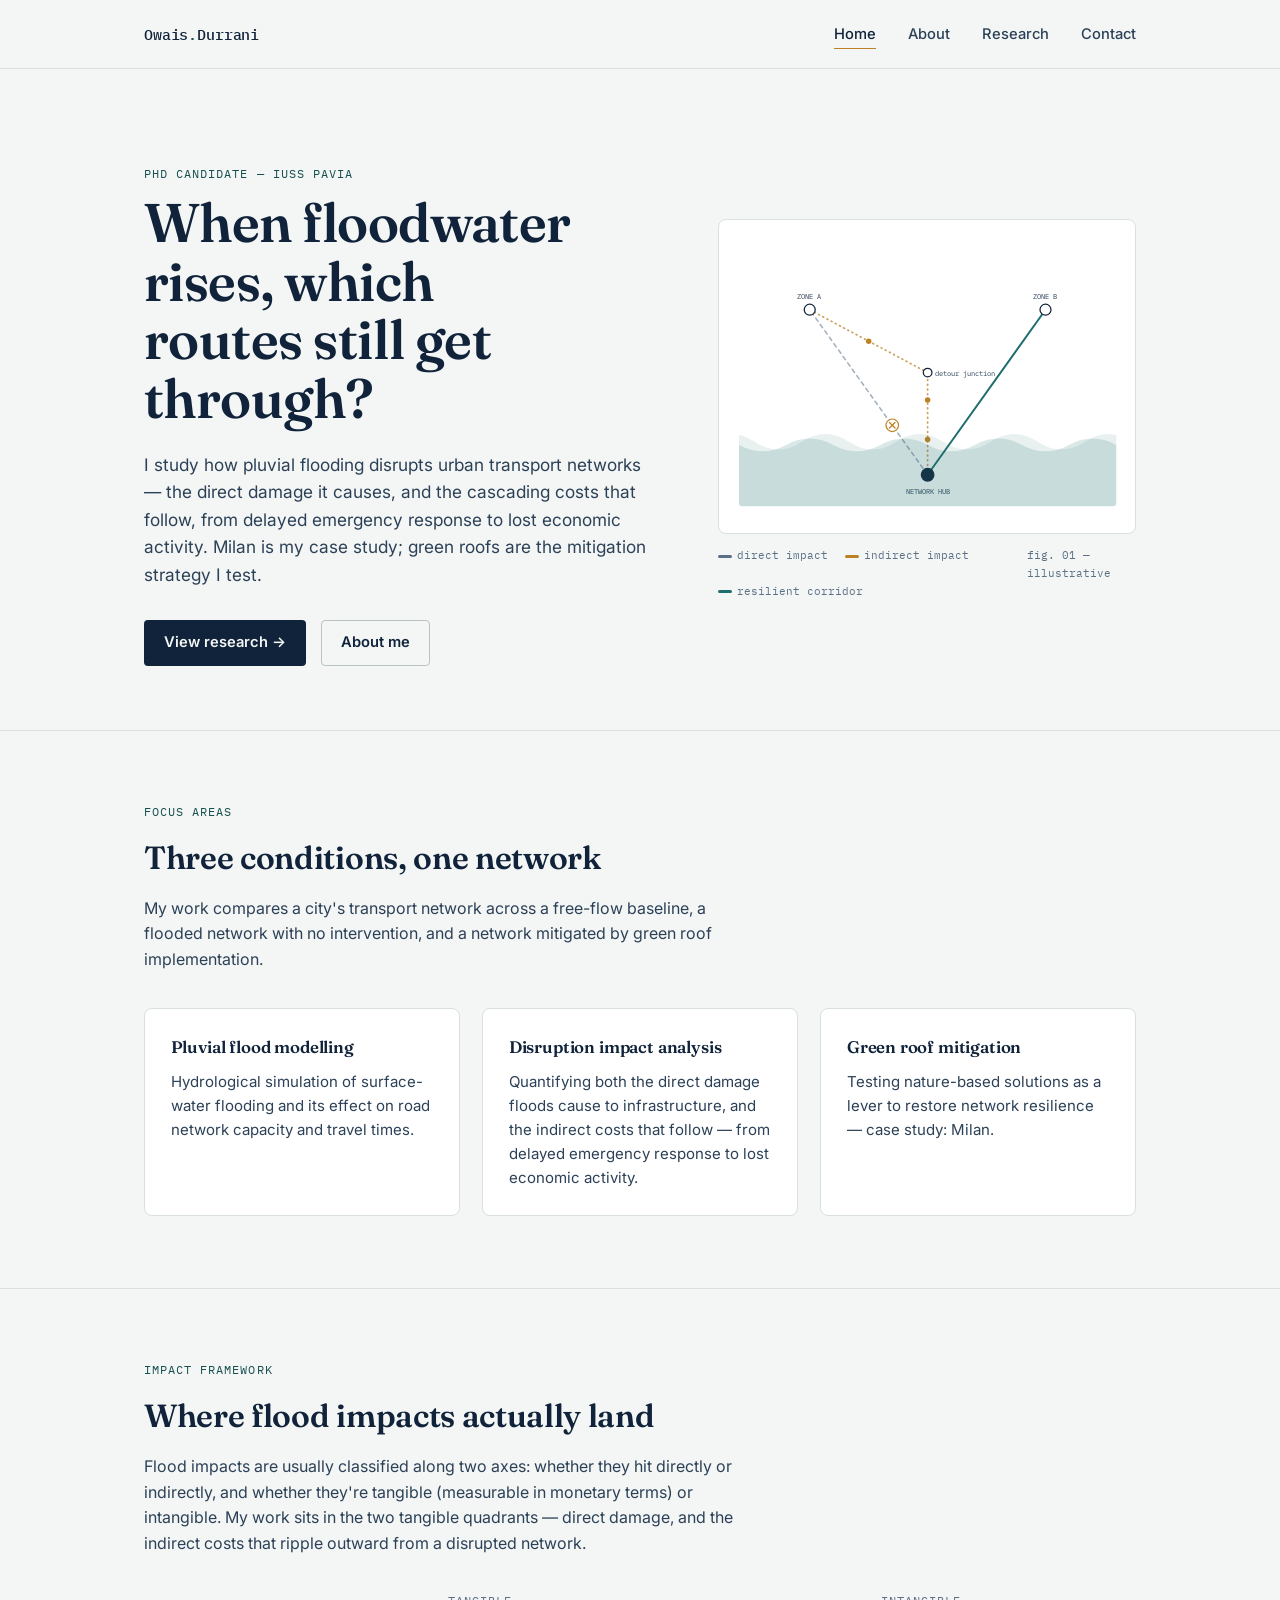
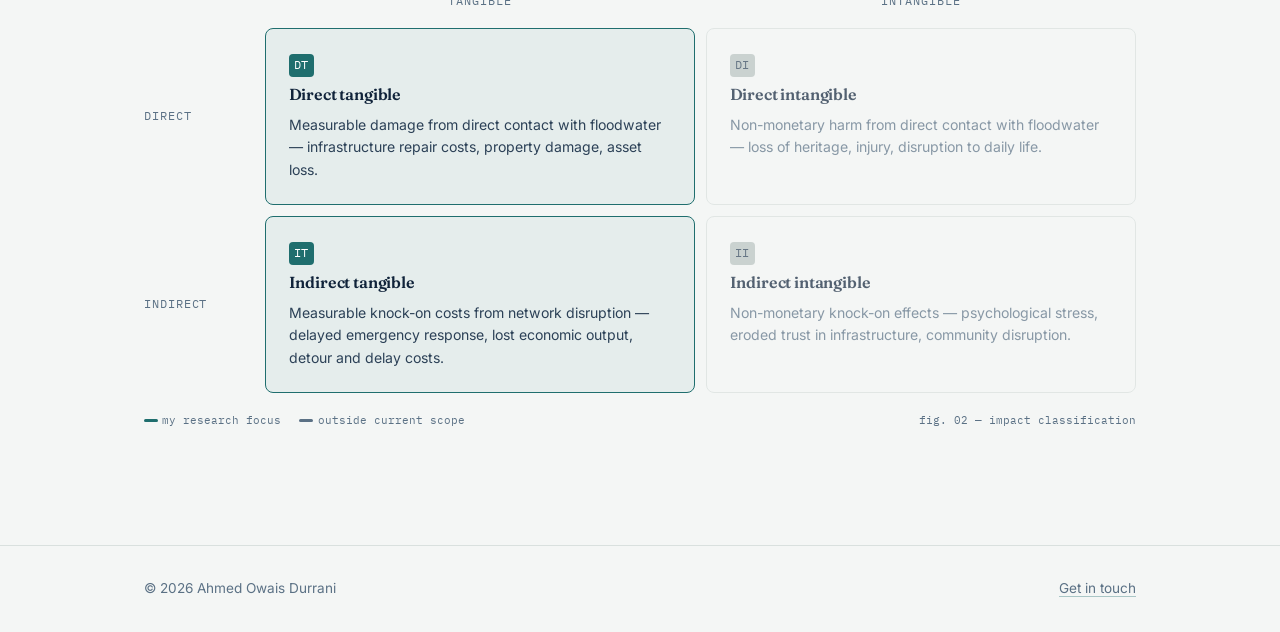
<file: index.html>
<!DOCTYPE html>
<html lang="en">
<head>
<meta charset="UTF-8">
<meta name="viewport" content="width=device-width, initial-scale=1.0">
<title>Ahmed Owais Durrani — Flood-Induced Transport Disruption Research</title>
<meta name="description" content="PhD research on how pluvial flooding disrupts urban transport networks — direct damage, cascading costs, and green roof mitigation — with a case study in Milan.">
<link rel="stylesheet" href="style.css">
</head>
<body>

<header class="site-header">
  <div class="wrap">
    <a href="index.html" class="brand">Owais<span>.</span>Durrani</a>
    <button class="nav-toggle" aria-label="Toggle menu" aria-expanded="false">
      <span></span><span></span><span></span>
    </button>
    <nav class="main-nav">
      <ul>
        <li><a href="index.html" aria-current="page">Home</a></li>
        <li><a href="about.html">About</a></li>
        <li><a href="research.html">Research</a></li>
        <li><a href="contact.html">Contact</a></li>
      </ul>
    </nav>
  </div>
</header>

<main>
  <section class="hero">
    <div class="wrap">
      <div class="hero-copy">
        <span class="eyebrow">PhD Candidate — IUSS Pavia</span>
        <h1>When floodwater rises, which routes still get through?</h1>
        <p class="lede">
          I study how pluvial flooding disrupts urban transport networks — the
          direct damage it causes, and the cascading costs that follow, from
          delayed emergency response to lost economic activity. Milan is my
          case study; green roofs are the mitigation strategy I test.
        </p>
        <div class="hero-actions">
          <a class="btn btn-primary" href="research.html">View research →</a>
          <a class="btn btn-ghost" href="about.html">About me</a>
        </div>
      </div>

      <div class="hero-visual">
        <div class="diagram-frame">
          <svg class="flood-diagram" viewBox="0 0 480 340" role="img" aria-labelledby="fdTitle fdDesc">
            <title id="fdTitle">Diagram of direct and indirect flood impacts on a transport network</title>
            <desc id="fdDesc">A network hub connects to two zones. The direct route floods and closes, causing a direct impact. Traffic reroutes through a detour, which becomes congested — an indirect impact. A separate corridor stays clear, representing what a resilient, mitigated route looks like.</desc>

            <defs>
              <clipPath id="waterClip">
                <rect x="0" y="230" width="480" height="110" rx="4"></rect>
              </clipPath>
            </defs>

            <!-- edges -->
            <path class="fd-edge fd-edge-direct" d="M240,300 L90,90"></path>
            <path class="fd-edge fd-edge-indirect" d="M240,300 L240,170"></path>
            <path class="fd-edge fd-edge-indirect" d="M240,170 L90,90"></path>
            <path class="fd-edge fd-edge-resilient" d="M240,300 L390,90"></path>

            <!-- congestion markers along the indirect detour -->
            <circle class="fd-congestion" style="animation-delay:0s"   cx="240" cy="255" r="3.5"></circle>
            <circle class="fd-congestion" style="animation-delay:0.5s" cx="240" cy="205" r="3.5"></circle>
            <circle class="fd-congestion" style="animation-delay:1s"   cx="165" cy="130" r="3.5"></circle>

            <!-- direct-impact break marker -->
            <g class="fd-break" transform="translate(195,237)">
              <circle r="8" fill="var(--paper-raised)" stroke="var(--amber)" stroke-width="1.5"></circle>
              <line x1="-3.5" y1="-3.5" x2="3.5" y2="3.5" stroke="var(--amber)" stroke-width="1.6" stroke-linecap="round"></line>
              <line x1="3.5" y1="-3.5" x2="-3.5" y2="3.5" stroke="var(--amber)" stroke-width="1.6" stroke-linecap="round"></line>
            </g>

            <!-- nodes -->
            <g class="fd-node" transform="translate(90,90)">
              <circle r="7"></circle>
              <text x="-16" y="-14">ZONE A</text>
            </g>
            <g class="fd-node" transform="translate(390,90)">
              <circle r="7"></circle>
              <text x="-16" y="-14">ZONE B</text>
            </g>
            <g class="fd-node" transform="translate(240,170)">
              <circle r="5.5"></circle>
              <text x="10" y="4">detour junction</text>
            </g>
            <g class="fd-node hub" transform="translate(240,300)">
              <circle r="8"></circle>
              <text x="-27" y="24">NETWORK HUB</text>
            </g>

            <!-- floodwater -->
            <g class="fd-water" clip-path="url(#waterClip)">
              <g class="fd-wave-b" transform="translate(-40,238)">
                <path d="M0,20 Q30,0 60,20 T120,20 T180,20 T240,20 T300,20 T360,20 T420,20 T480,20 T540,20 T600,20 V110 H0 Z"></path>
              </g>
              <g class="fd-wave-a" transform="translate(0,246)">
                <path d="M0,16 Q30,32 60,16 T120,16 T180,16 T240,16 T300,16 T360,16 T420,16 T480,16 T540,16 T600,16 V110 H0 Z"></path>
              </g>
            </g>
          </svg>
        </div>
        <p class="diagram-caption">
          <span class="legend">
            <span class="legend-item"><span class="legend-swatch" style="background:var(--slate)"></span>direct impact</span>
            <span class="legend-item"><span class="legend-swatch" style="background:var(--amber)"></span>indirect impact</span>
            <span class="legend-item"><span class="legend-swatch" style="background:var(--teal)"></span>resilient corridor</span>
          </span>
          <span>fig. 01 — illustrative</span>
        </p>
      </div>
    </div>
  </section>

  <section class="section-divider">
    <div class="wrap">
      <div class="section-head">
        <span class="eyebrow">Focus areas</span>
        <h2>Three conditions, one network</h2>
        <p>My work compares a city's transport network across a free-flow baseline, a flooded network with no intervention, and a network mitigated by green roof implementation.</p>
      </div>
      <div class="card-grid">
        <div class="card">
          <h3>Pluvial flood modelling</h3>
          <p>Hydrological simulation of surface-water flooding and its effect on road network capacity and travel times.</p>
        </div>
        <div class="card">
          <h3>Disruption impact analysis</h3>
          <p>Quantifying both the direct damage floods cause to infrastructure, and the indirect costs that follow — from delayed emergency response to lost economic activity.</p>
        </div>
        <div class="card">
          <h3>Green roof mitigation</h3>
          <p>Testing nature-based solutions as a lever to restore network resilience — case study: Milan.</p>
        </div>
      </div>
    </div>
  </section>

  <section class="section-divider">
    <div class="wrap">
      <div class="section-head">
        <span class="eyebrow">Impact framework</span>
        <h2>Where flood impacts actually land</h2>
        <p>Flood impacts are usually classified along two axes: whether they hit
          directly or indirectly, and whether they're tangible (measurable in
          monetary terms) or intangible. My work sits in the two tangible
          quadrants — direct damage, and the indirect costs that ripple outward
          from a disrupted network.</p>
      </div>

      <div class="impact-matrix">
        <div class="im-corner" aria-hidden="true"></div>
        <div class="im-col-label">Tangible</div>
        <div class="im-col-label">Intangible</div>

        <div class="im-row-label">Direct</div>
        <div class="im-cell im-active">
          <span class="im-tag">DT</span>
          <h3>Direct tangible</h3>
          <p>Measurable damage from direct contact with floodwater — infrastructure repair costs, property damage, asset loss.</p>
        </div>
        <div class="im-cell im-muted">
          <span class="im-tag">DI</span>
          <h3>Direct intangible</h3>
          <p>Non-monetary harm from direct contact with floodwater — loss of heritage, injury, disruption to daily life.</p>
        </div>

        <div class="im-row-label">Indirect</div>
        <div class="im-cell im-active">
          <span class="im-tag">IT</span>
          <h3>Indirect tangible</h3>
          <p>Measurable knock-on costs from network disruption — delayed emergency response, lost economic output, detour and delay costs.</p>
        </div>
        <div class="im-cell im-muted">
          <span class="im-tag">II</span>
          <h3>Indirect intangible</h3>
          <p>Non-monetary knock-on effects — psychological stress, eroded trust in infrastructure, community disruption.</p>
        </div>
      </div>
      <p class="diagram-caption" style="margin-top:1.2rem;">
        <span class="legend">
          <span class="legend-item"><span class="legend-swatch" style="background:var(--teal)"></span>my research focus</span>
          <span class="legend-item"><span class="legend-swatch" style="background:var(--slate)"></span>outside current scope</span>
        </span>
        <span>fig. 02 — impact classification</span>
      </p>
    </div>
  </section>
</main>

<footer class="site-footer">
  <div class="wrap">
    <span>© 2026 Ahmed Owais Durrani</span>
    <span><a href="contact.html">Get in touch</a></span>
  </div>
</footer>

<script src="main.js"></script>
</body>
</html>
</file>
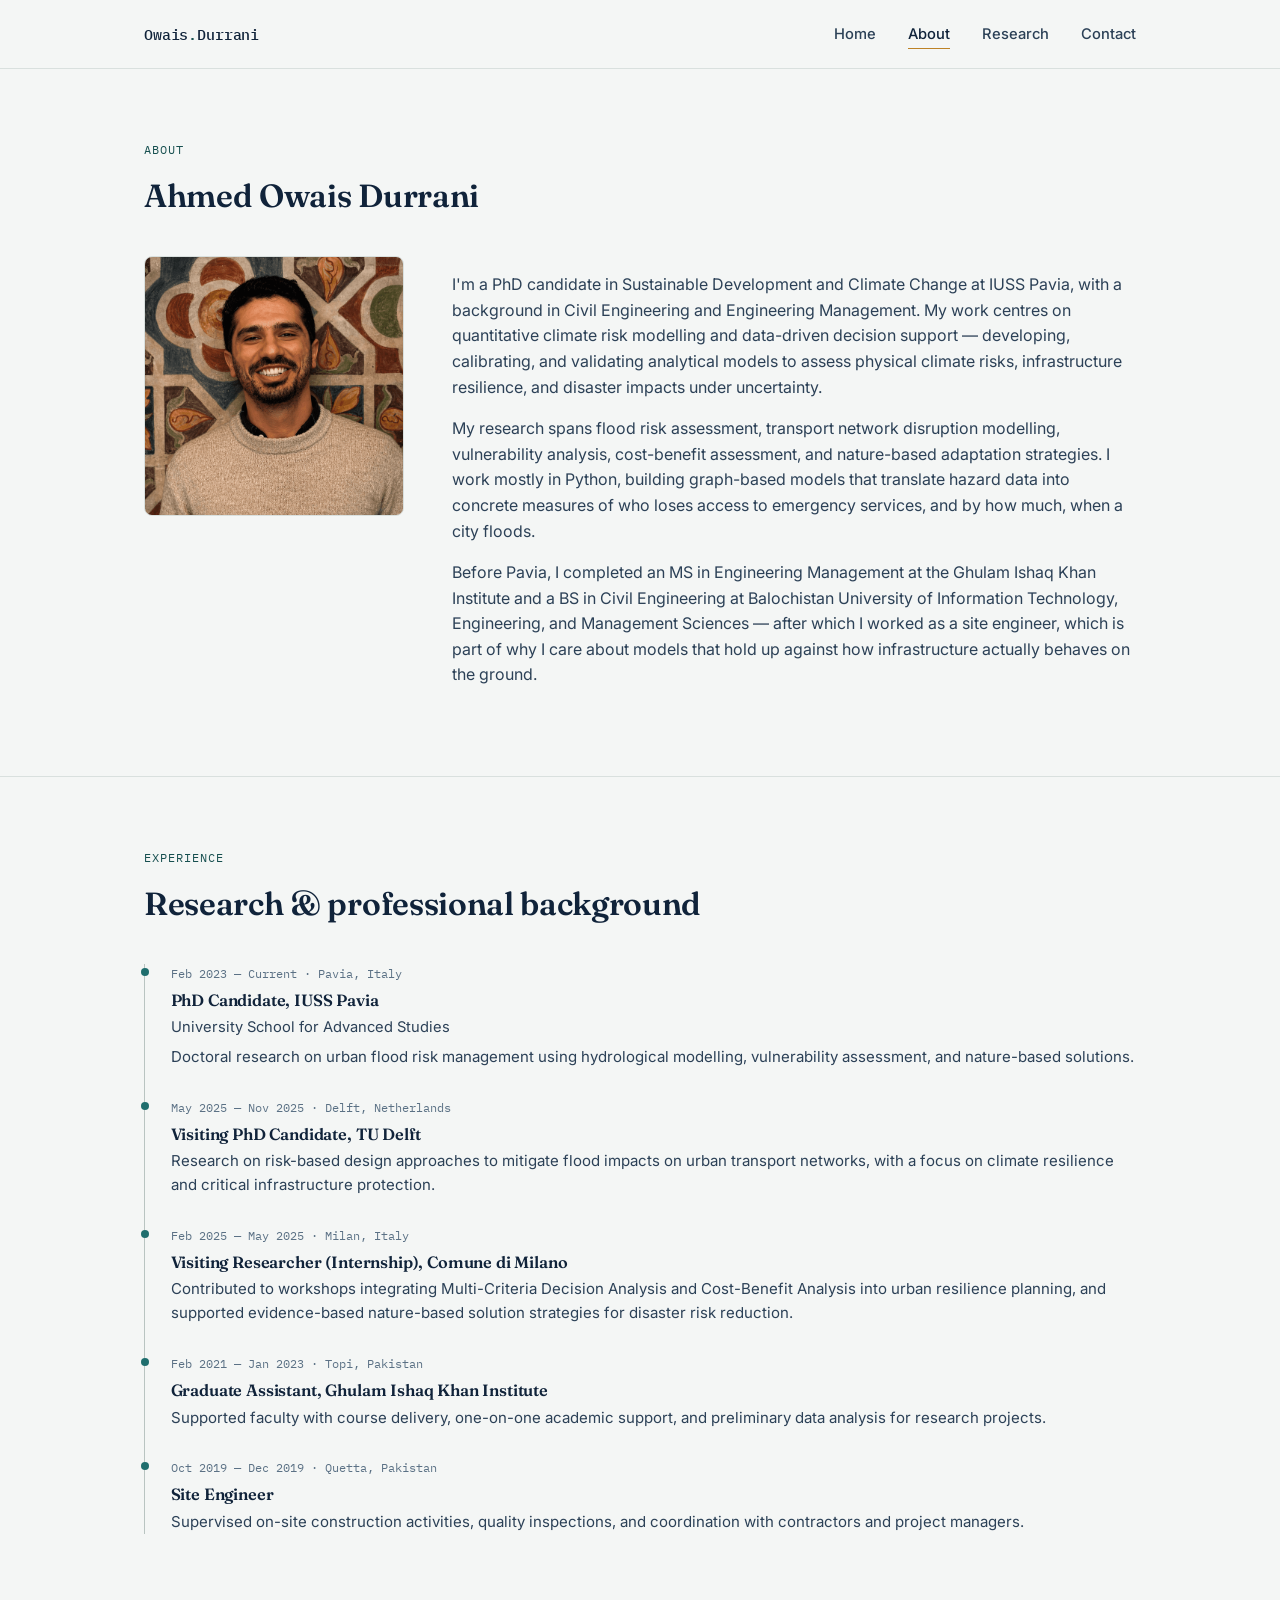
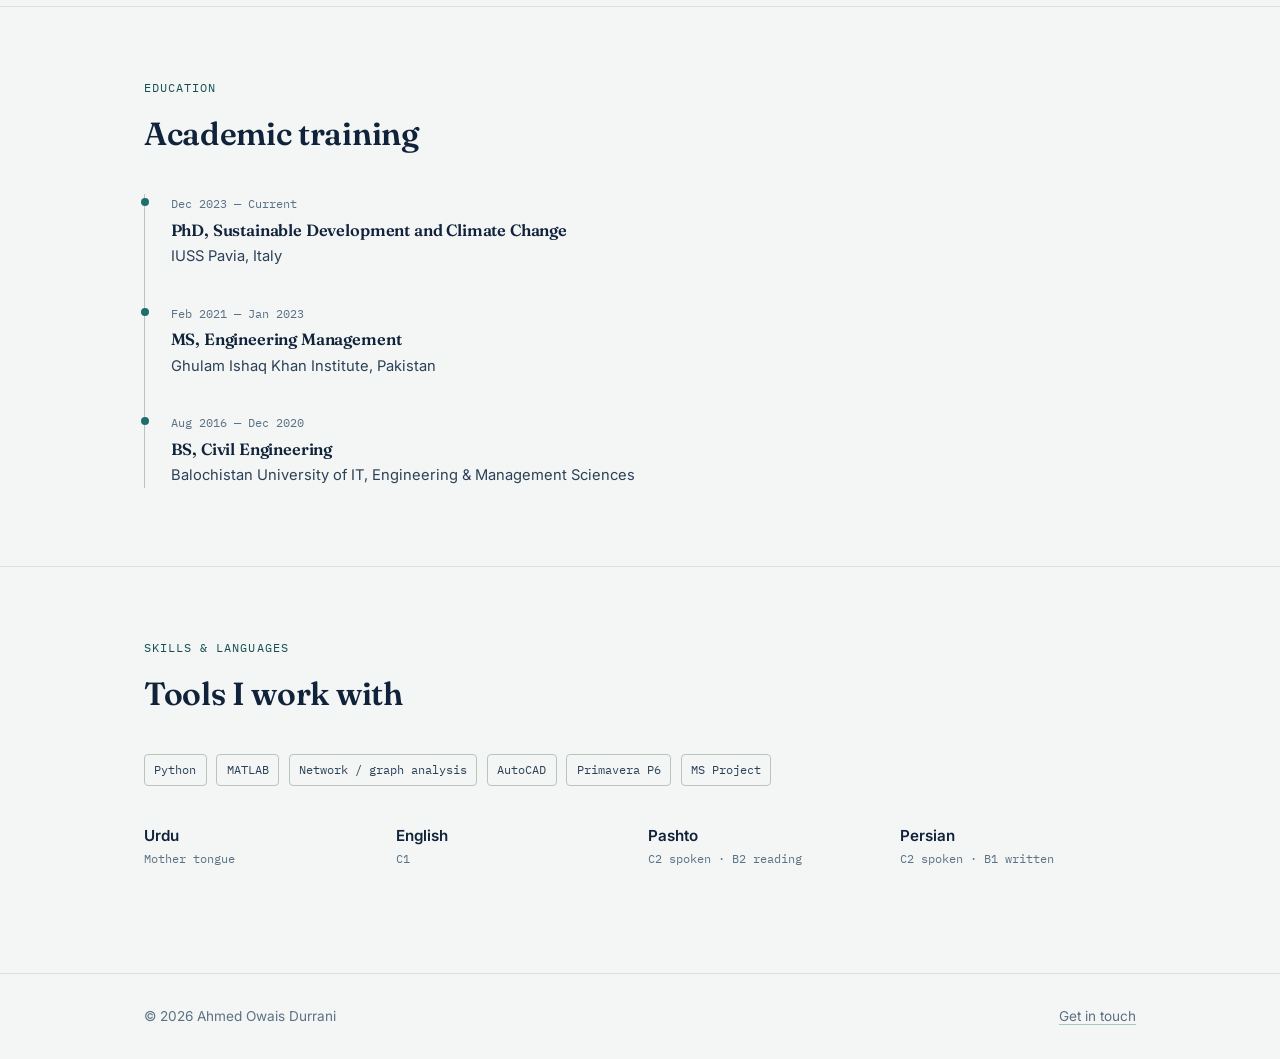
<file: about.html>
<!DOCTYPE html>
<html lang="en">
<head>
<meta charset="UTF-8">
<meta name="viewport" content="width=device-width, initial-scale=1.0">
<title>About — Ahmed Owais Durrani</title>
<meta name="description" content="PhD candidate in Sustainable Development and Climate Change, specializing in flood risk, transport resilience, and disaster impact modelling.">
<link rel="stylesheet" href="style.css">
</head>
<body>

<header class="site-header">
  <div class="wrap">
    <a href="index.html" class="brand">Owais<span>.</span>Durrani</a>
    <button class="nav-toggle" aria-label="Toggle menu" aria-expanded="false">
      <span></span><span></span><span></span>
    </button>
    <nav class="main-nav">
      <ul>
        <li><a href="index.html">Home</a></li>
        <li><a href="about.html" aria-current="page">About</a></li>
        <li><a href="research.html">Research</a></li>
        <li><a href="contact.html">Contact</a></li>
      </ul>
    </nav>
  </div>
</header>

<main>
  <section>
    <div class="wrap">
      <div class="section-head">
        <span class="eyebrow">About</span>
        <h2>Ahmed Owais Durrani</h2>
      </div>
      <div class="about-grid">
        <div>
          <img class="profile-photo" src="profile.jpg" alt="Portrait of Ahmed Owais Durrani">
        </div>
        <div class="bio">
          <p>
            I'm a PhD candidate in Sustainable Development and Climate Change at
            IUSS Pavia, with a background in Civil Engineering and Engineering
            Management. My work centres on quantitative climate risk modelling
            and data-driven decision support — developing, calibrating, and
            validating analytical models to assess physical climate risks,
            infrastructure resilience, and disaster impacts under uncertainty.
          </p>
          <p>
            My research spans flood risk assessment, transport network
            disruption modelling, vulnerability analysis, cost-benefit
            assessment, and nature-based adaptation strategies. I work mostly
            in Python, building graph-based models that translate hazard data
            into concrete measures of who loses access to emergency services,
            and by how much, when a city floods.
          </p>
          <p>
            Before Pavia, I completed an MS in Engineering Management at the
            Ghulam Ishaq Khan Institute and a BS in Civil Engineering at
            Balochistan University of Information Technology, Engineering, and
            Management Sciences — after which I worked as a site engineer,
            which is part of why I care about models that hold up against how
            infrastructure actually behaves on the ground.
          </p>
        </div>
      </div>
    </div>
  </section>

  <section class="section-divider">
    <div class="wrap">
      <div class="section-head">
        <span class="eyebrow">Experience</span>
        <h2>Research & professional background</h2>
      </div>
      <ul class="timeline">
        <li>
          <span class="when">Feb 2023 — Current · Pavia, Italy</span>
          <h3>PhD Candidate, IUSS Pavia</h3>
          <p class="where">University School for Advanced Studies</p>
          <p class="desc">Doctoral research on urban flood risk management using hydrological modelling, vulnerability assessment, and nature-based solutions.</p>
        </li>
        <li>
          <span class="when">May 2025 — Nov 2025 · Delft, Netherlands</span>
          <h3>Visiting PhD Candidate, TU Delft</h3>
          <p class="desc">Research on risk-based design approaches to mitigate flood impacts on urban transport networks, with a focus on climate resilience and critical infrastructure protection.</p>
        </li>
        <li>
          <span class="when">Feb 2025 — May 2025 · Milan, Italy</span>
          <h3>Visiting Researcher (Internship), Comune di Milano</h3>
          <p class="desc">Contributed to workshops integrating Multi-Criteria Decision Analysis and Cost-Benefit Analysis into urban resilience planning, and supported evidence-based nature-based solution strategies for disaster risk reduction.</p>
        </li>
        <li>
          <span class="when">Feb 2021 — Jan 2023 · Topi, Pakistan</span>
          <h3>Graduate Assistant, Ghulam Ishaq Khan Institute</h3>
          <p class="desc">Supported faculty with course delivery, one-on-one academic support, and preliminary data analysis for research projects.</p>
        </li>
        <li>
          <span class="when">Oct 2019 — Dec 2019 · Quetta, Pakistan</span>
          <h3>Site Engineer</h3>
          <p class="desc">Supervised on-site construction activities, quality inspections, and coordination with contractors and project managers.</p>
        </li>
      </ul>
    </div>
  </section>

  <section class="section-divider">
    <div class="wrap">
      <div class="section-head">
        <span class="eyebrow">Education</span>
        <h2>Academic training</h2>
      </div>
      <ul class="timeline">
        <li>
          <span class="when">Dec 2023 — Current</span>
          <h3>PhD, Sustainable Development and Climate Change</h3>
          <p class="where">IUSS Pavia, Italy</p>
        </li>
        <li>
          <span class="when">Feb 2021 — Jan 2023</span>
          <h3>MS, Engineering Management</h3>
          <p class="where">Ghulam Ishaq Khan Institute, Pakistan</p>
        </li>
        <li>
          <span class="when">Aug 2016 — Dec 2020</span>
          <h3>BS, Civil Engineering</h3>
          <p class="where">Balochistan University of IT, Engineering & Management Sciences</p>
        </li>
      </ul>
    </div>
  </section>

  <section class="section-divider">
    <div class="wrap">
      <div class="section-head">
        <span class="eyebrow">Skills & languages</span>
        <h2>Tools I work with</h2>
      </div>
      <div class="tag-row" style="margin-bottom:2.4rem;">
        <span class="tag">Python</span>
        <span class="tag">MATLAB</span>
        <span class="tag">Network / graph analysis</span>
        <span class="tag">AutoCAD</span>
        <span class="tag">Primavera P6</span>
        <span class="tag">MS Project</span>
      </div>
      <div class="lang-grid">
        <div><div class="lang-name">Urdu</div><div class="lang-level">Mother tongue</div></div>
        <div><div class="lang-name">English</div><div class="lang-level">C1</div></div>
        <div><div class="lang-name">Pashto</div><div class="lang-level">C2 spoken · B2 reading</div></div>
        <div><div class="lang-name">Persian</div><div class="lang-level">C2 spoken · B1 written</div></div>
      </div>
    </div>
  </section>
</main>

<footer class="site-footer">
  <div class="wrap">
    <span>© 2026 Ahmed Owais Durrani</span>
    <span><a href="contact.html">Get in touch</a></span>
  </div>
</footer>

<script src="main.js"></script>
</body>
</html>
</file>
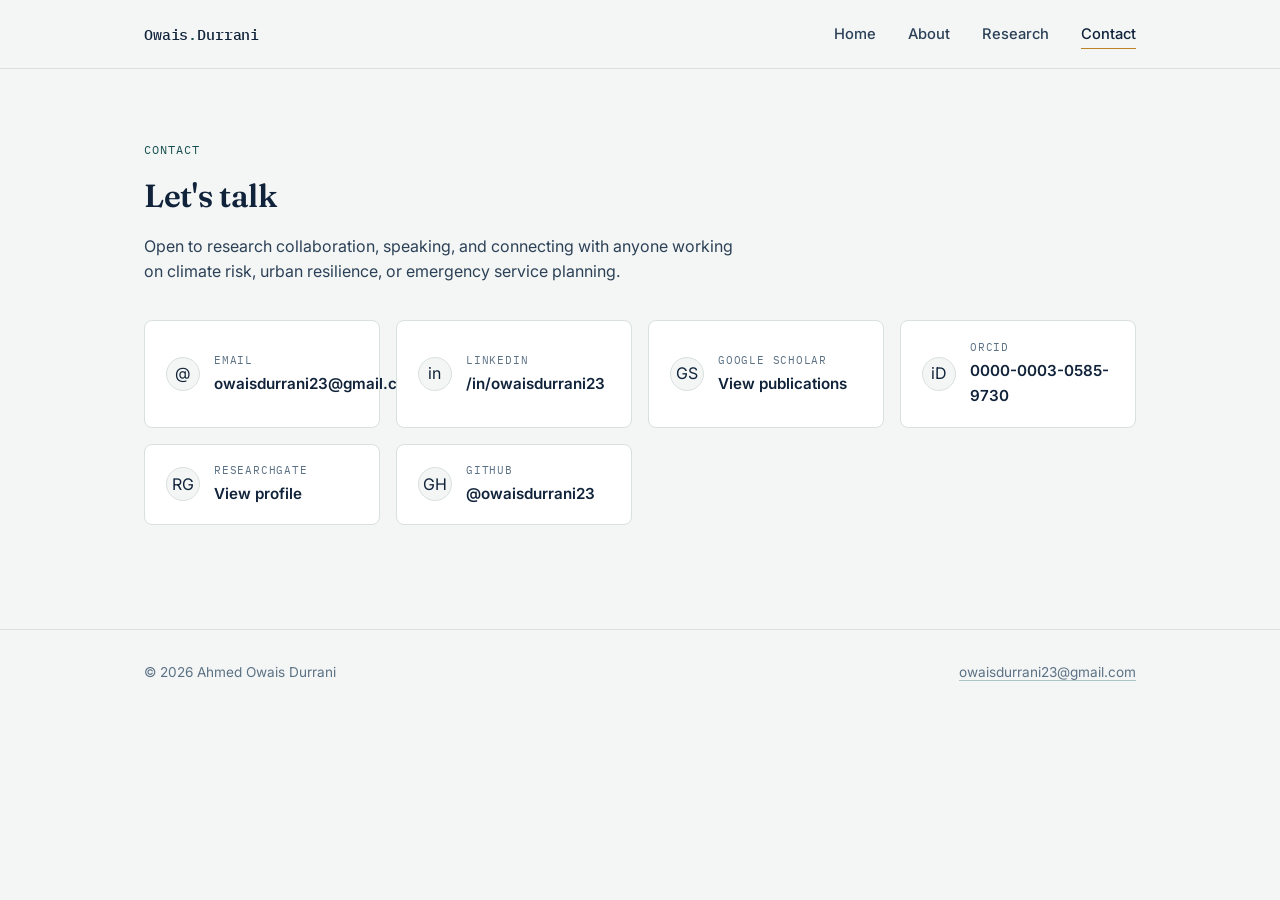
<file: contact.html>
<!DOCTYPE html>
<html lang="en">
<head>
<meta charset="UTF-8">
<meta name="viewport" content="width=device-width, initial-scale=1.0">
<title>Contact — Ahmed Owais Durrani</title>
<meta name="description" content="Get in touch with Ahmed Owais Durrani for research collaboration, outreach, or questions.">
<link rel="stylesheet" href="style.css">
</head>
<body>

<header class="site-header">
  <div class="wrap">
    <a href="index.html" class="brand">Owais<span>.</span>Durrani</a>
    <button class="nav-toggle" aria-label="Toggle menu" aria-expanded="false">
      <span></span><span></span><span></span>
    </button>
    <nav class="main-nav">
      <ul>
        <li><a href="index.html">Home</a></li>
        <li><a href="about.html">About</a></li>
        <li><a href="research.html">Research</a></li>
        <li><a href="contact.html" aria-current="page">Contact</a></li>
      </ul>
    </nav>
  </div>
</header>

<main>
  <section>
    <div class="wrap">
      <div class="section-head">
        <span class="eyebrow">Contact</span>
        <h2>Let's talk</h2>
        <p>Open to research collaboration, speaking, and connecting with anyone working on climate risk, urban resilience, or emergency service planning.</p>
      </div>

      <div class="contact-grid">
        <a class="contact-card" href="mailto:owaisdurrani23@gmail.com">
          <span class="contact-icon" aria-hidden="true">@</span>
          <span>
            <span class="label">Email</span>
            <span class="value">owaisdurrani23@gmail.com</span>
          </span>
        </a>
        <a class="contact-card" href="https://www.linkedin.com/in/owaisdurrani23" target="_blank" rel="noopener">
          <span class="contact-icon" aria-hidden="true">in</span>
          <span>
            <span class="label">LinkedIn</span>
            <span class="value">/in/owaisdurrani23</span>
          </span>
        </a>
        <a class="contact-card" href="https://scholar.google.com/citations?user=xB_wcicAAAAJ&hl=en" target="_blank" rel="noopener">
          <span class="contact-icon" aria-hidden="true">GS</span>
          <span>
            <span class="label">Google Scholar</span>
            <span class="value">View publications</span>
          </span>
        </a>
        <a class="contact-card" href="https://orcid.org/0000-0003-0585-9730" target="_blank" rel="noopener">
          <span class="contact-icon" aria-hidden="true">iD</span>
          <span>
            <span class="label">ORCID</span>
            <span class="value">0000-0003-0585-9730</span>
          </span>
        </a>
        <a class="contact-card" href="https://www.researchgate.net/profile/Owais-Durrani" target="_blank" rel="noopener">
          <span class="contact-icon" aria-hidden="true">RG</span>
          <span>
            <span class="label">ResearchGate</span>
            <span class="value">View profile</span>
          </span>
        </a>
        <a class="contact-card" href="https://github.com/owaisdurrani23" target="_blank" rel="noopener">
          <span class="contact-icon" aria-hidden="true">GH</span>
          <span>
            <span class="label">GitHub</span>
            <span class="value">@owaisdurrani23</span>
          </span>
        </a>
      </div>
    </div>
  </section>
</main>

<footer class="site-footer">
  <div class="wrap">
    <span>© 2026 Ahmed Owais Durrani</span>
    <span><a href="mailto:owaisdurrani23@gmail.com">owaisdurrani23@gmail.com</a></span>
  </div>
</footer>

<script src="main.js"></script>
</body>
</html>
</file>
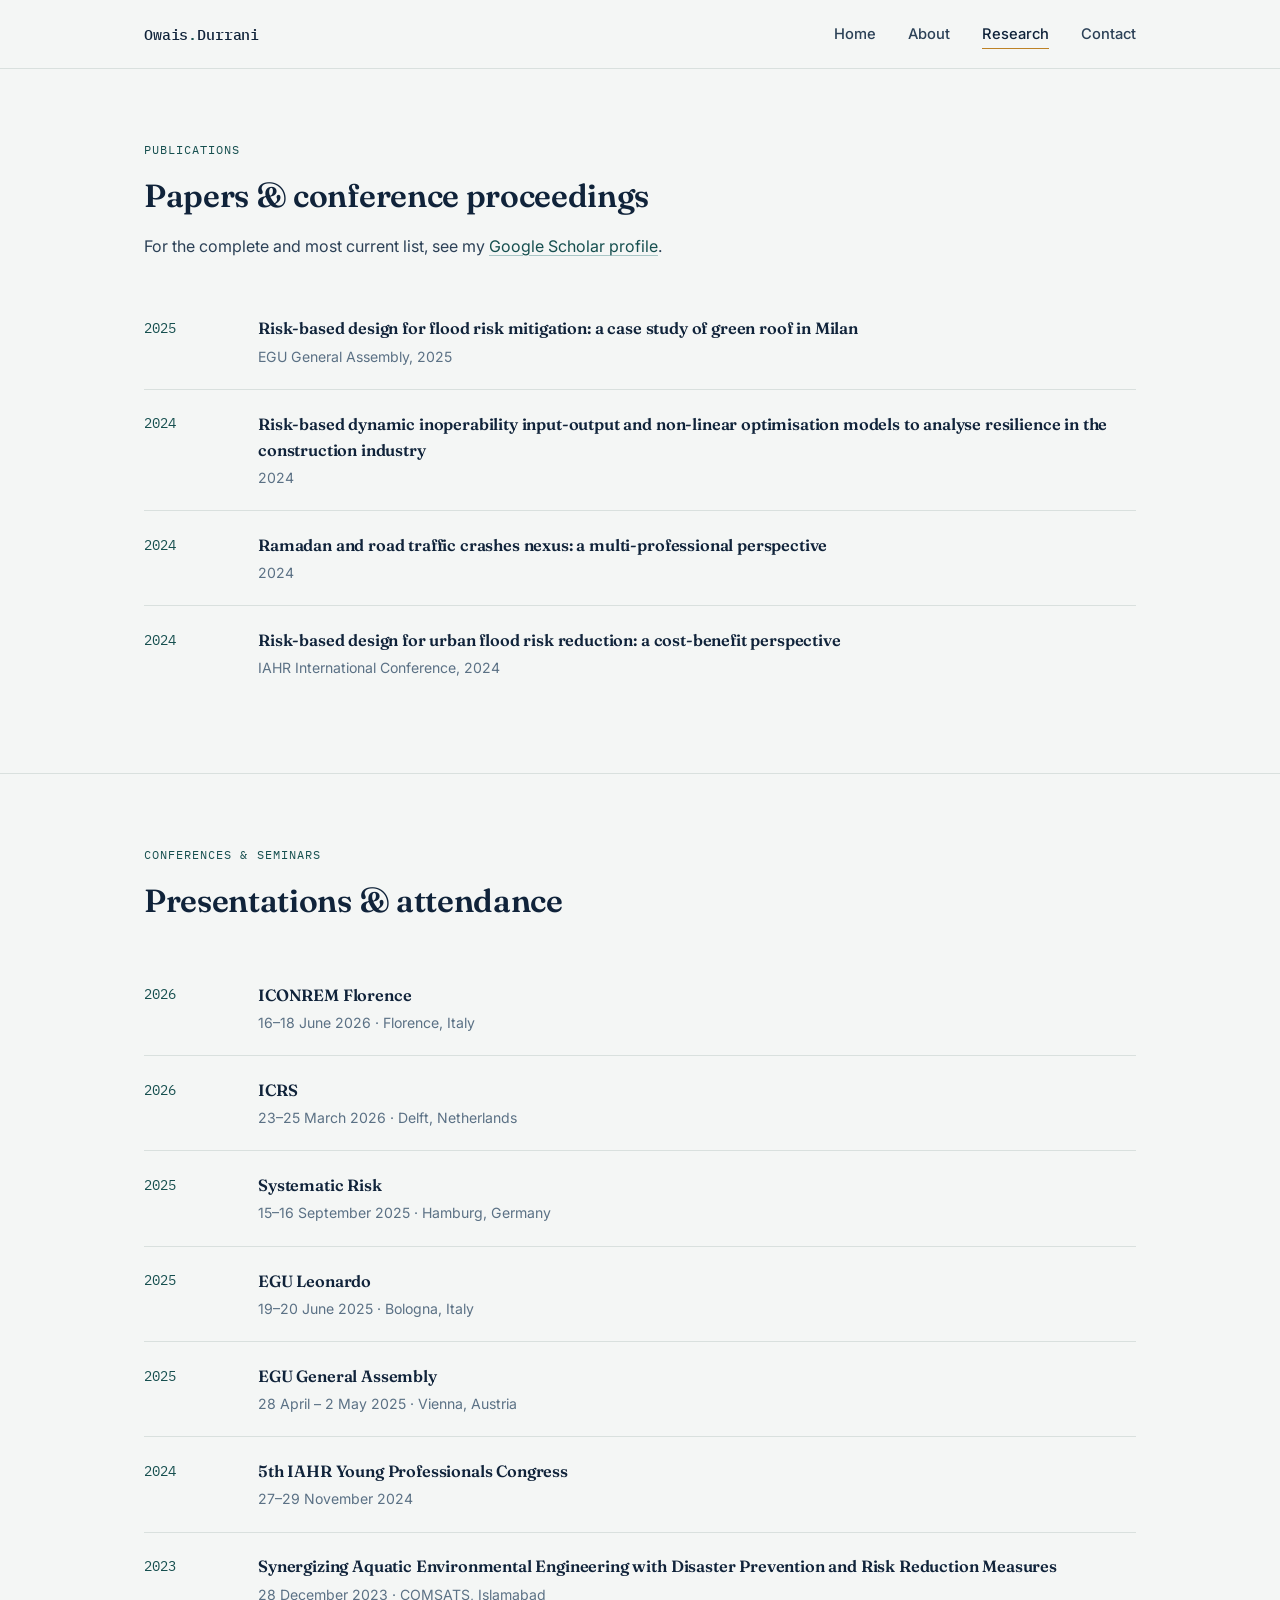
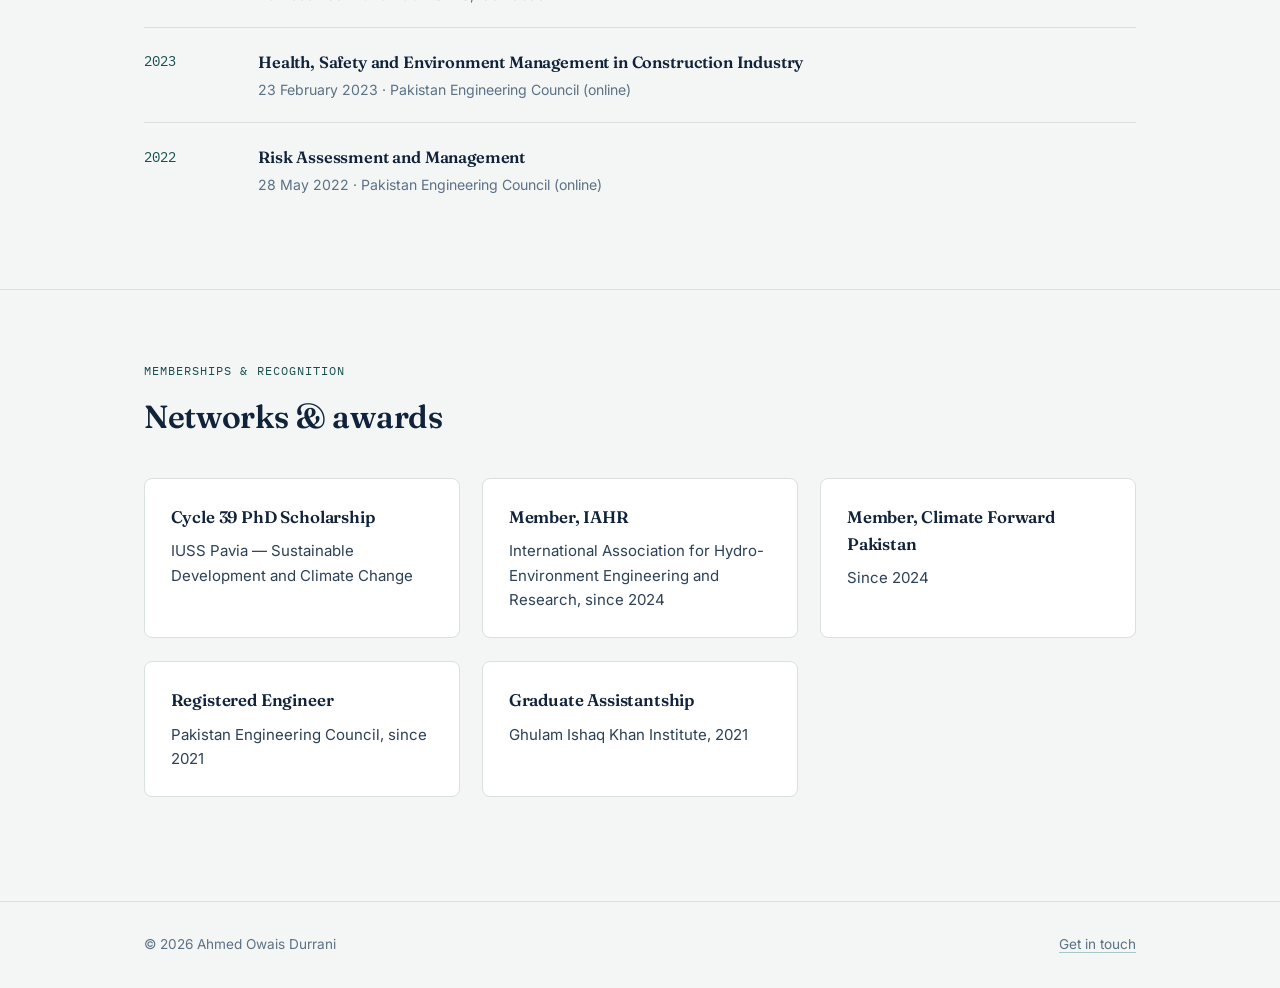
<file: research.html>
<!DOCTYPE html>
<html lang="en">
<head>
<meta charset="UTF-8">
<meta name="viewport" content="width=device-width, initial-scale=1.0">
<title>Research — Ahmed Owais Durrani</title>
<meta name="description" content="Publications, conferences, and academic memberships on flood risk, transport resilience, and disaster risk reduction.">
<link rel="stylesheet" href="style.css">
</head>
<body>

<header class="site-header">
  <div class="wrap">
    <a href="index.html" class="brand">Owais<span>.</span>Durrani</a>
    <button class="nav-toggle" aria-label="Toggle menu" aria-expanded="false">
      <span></span><span></span><span></span>
    </button>
    <nav class="main-nav">
      <ul>
        <li><a href="index.html">Home</a></li>
        <li><a href="about.html">About</a></li>
        <li><a href="research.html" aria-current="page">Research</a></li>
        <li><a href="contact.html">Contact</a></li>
      </ul>
    </nav>
  </div>
</header>

<main>
  <section>
    <div class="wrap">
      <div class="section-head">
        <span class="eyebrow">Publications</span>
        <h2>Papers & conference proceedings</h2>
        <p>For the complete and most current list, see my
          <a href="https://scholar.google.com/citations?user=xB_wcicAAAAJ&hl=en" target="_blank" rel="noopener">Google Scholar profile</a>.
        </p>
      </div>
      <ul class="record-list">
        <li class="record">
          <span class="record-year">2025</span>
          <div>
            <h3 class="record-title">Risk-based design for flood risk mitigation: a case study of green roof in Milan</h3>
            <p class="record-meta">EGU General Assembly, 2025</p>
          </div>
        </li>
        <li class="record">
          <span class="record-year">2024</span>
          <div>
            <h3 class="record-title">Risk-based dynamic inoperability input-output and non-linear optimisation models to analyse resilience in the construction industry</h3>
            <p class="record-meta">2024</p>
          </div>
        </li>
        <li class="record">
          <span class="record-year">2024</span>
          <div>
            <h3 class="record-title">Ramadan and road traffic crashes nexus: a multi-professional perspective</h3>
            <p class="record-meta">2024</p>
          </div>
        </li>
        <li class="record">
          <span class="record-year">2024</span>
          <div>
            <h3 class="record-title">Risk-based design for urban flood risk reduction: a cost-benefit perspective</h3>
            <p class="record-meta">IAHR International Conference, 2024</p>
          </div>
        </li>
      </ul>
    </div>
  </section>

  <section class="section-divider">
    <div class="wrap">
      <div class="section-head">
        <span class="eyebrow">Conferences & seminars</span>
        <h2>Presentations & attendance</h2>
      </div>
      <ul class="record-list">
        <li class="record">
          <span class="record-year">2026</span>
          <div>
            <h3 class="record-title">ICONREM Florence</h3>
            <p class="record-meta">16–18 June 2026 · Florence, Italy</p>
          </div>
        </li>
        <li class="record">
          <span class="record-year">2026</span>
          <div>
            <h3 class="record-title">ICRS</h3>
            <p class="record-meta">23–25 March 2026 · Delft, Netherlands</p>
          </div>
        </li>
        <li class="record">
          <span class="record-year">2025</span>
          <div>
            <h3 class="record-title">Systematic Risk</h3>
            <p class="record-meta">15–16 September 2025 · Hamburg, Germany</p>
          </div>
        </li>
        <li class="record">
          <span class="record-year">2025</span>
          <div>
            <h3 class="record-title">EGU Leonardo</h3>
            <p class="record-meta">19–20 June 2025 · Bologna, Italy</p>
          </div>
        </li>
        <li class="record">
          <span class="record-year">2025</span>
          <div>
            <h3 class="record-title">EGU General Assembly</h3>
            <p class="record-meta">28 April – 2 May 2025 · Vienna, Austria</p>
          </div>
        </li>
        <li class="record">
          <span class="record-year">2024</span>
          <div>
            <h3 class="record-title">5th IAHR Young Professionals Congress</h3>
            <p class="record-meta">27–29 November 2024</p>
          </div>
        </li>
        <li class="record">
          <span class="record-year">2023</span>
          <div>
            <h3 class="record-title">Synergizing Aquatic Environmental Engineering with Disaster Prevention and Risk Reduction Measures</h3>
            <p class="record-meta">28 December 2023 · COMSATS, Islamabad</p>
          </div>
        </li>
        <li class="record">
          <span class="record-year">2023</span>
          <div>
            <h3 class="record-title">Health, Safety and Environment Management in Construction Industry</h3>
            <p class="record-meta">23 February 2023 · Pakistan Engineering Council (online)</p>
          </div>
        </li>
        <li class="record">
          <span class="record-year">2022</span>
          <div>
            <h3 class="record-title">Risk Assessment and Management</h3>
            <p class="record-meta">28 May 2022 · Pakistan Engineering Council (online)</p>
          </div>
        </li>
      </ul>
    </div>
  </section>

  <section class="section-divider">
    <div class="wrap">
      <div class="section-head">
        <span class="eyebrow">Memberships & recognition</span>
        <h2>Networks & awards</h2>
      </div>
      <div class="card-grid">
        <div class="card">
          <h3>Cycle 39 PhD Scholarship</h3>
          <p>IUSS Pavia — Sustainable Development and Climate Change</p>
        </div>
        <div class="card">
          <h3>Member, IAHR</h3>
          <p>International Association for Hydro-Environment Engineering and Research, since 2024</p>
        </div>
        <div class="card">
          <h3>Member, Climate Forward Pakistan</h3>
          <p>Since 2024</p>
        </div>
        <div class="card">
          <h3>Registered Engineer</h3>
          <p>Pakistan Engineering Council, since 2021</p>
        </div>
        <div class="card">
          <h3>Graduate Assistantship</h3>
          <p>Ghulam Ishaq Khan Institute, 2021</p>
        </div>
      </div>
    </div>
  </section>
</main>

<footer class="site-footer">
  <div class="wrap">
    <span>© 2026 Ahmed Owais Durrani</span>
    <span><a href="contact.html">Get in touch</a></span>
  </div>
</footer>

<script src="main.js"></script>
</body>
</html>
</file>
<file: style.css>
/* ==========================================================================
   Ahmed Owais Durrani — academic site
   Design language: hydrological risk mapping.
   Palette drawn from flood-depth contour maps (ink/teal/amber), not a
   generic template palette.
   ========================================================================== */

@import url('https://fonts.googleapis.com/css2?family=Fraunces:opsz,wght@9..144,400;9..144,500;9..144,600;9..144,700&family=Inter:wght@400;500;600&family=IBM+Plex+Mono:wght@400;500&display=swap');

:root {
  /* Color */
  --ink: #10233A;         /* deep navy — headlines, primary text */
  --ink-soft: #2C4157;    /* secondary text on light bg */
  --paper: #F4F6F5;       /* cool, quiet background — not cream */
  --paper-raised: #FFFFFF;
  --teal: #1F6E6E;        /* resilient / mitigated route */
  --teal-deep: #164F4F;
  --amber: #BD8226;       /* risk / disruption marker, used sparingly */
  --slate: #5B7185;       /* muted labels, captions */
  --line: #D9E0DE;        /* hairline dividers */
  --line-strong: #B9C4C1;

  /* Type */
  --font-display: 'Fraunces', serif;
  --font-body: 'Inter', -apple-system, sans-serif;
  --font-mono: 'IBM Plex Mono', monospace;

  /* Layout */
  --max-w: 1120px;
  --edge: clamp(20px, 5vw, 64px);
}

* { box-sizing: border-box; }

html { scroll-behavior: smooth; }

body {
  margin: 0;
  background: var(--paper);
  color: var(--ink);
  font-family: var(--font-body);
  font-size: 16px;
  line-height: 1.6;
  -webkit-font-smoothing: antialiased;
}

img { max-width: 100%; display: block; }

a {
  color: var(--teal-deep);
  text-decoration-color: rgba(31,110,110,0.35);
  text-underline-offset: 3px;
}
a:hover { text-decoration-color: currentColor; }

:focus-visible {
  outline: 2px solid var(--teal);
  outline-offset: 3px;
}

h1, h2, h3 {
  font-family: var(--font-display);
  color: var(--ink);
  margin: 0 0 0.4em;
  font-weight: 600;
  letter-spacing: -0.01em;
}

.eyebrow {
  font-family: var(--font-mono);
  font-size: 0.72rem;
  letter-spacing: 0.09em;
  text-transform: uppercase;
  color: var(--teal-deep);
  display: block;
  margin-bottom: 0.9em;
}

.wrap {
  max-width: var(--max-w);
  margin: 0 auto;
  padding: 0 var(--edge);
}

/* ---------- Site header / nav ---------- */

.site-header {
  position: sticky;
  top: 0;
  z-index: 50;
  background: rgba(244, 246, 245, 0.88);
  backdrop-filter: blur(8px);
  border-bottom: 1px solid var(--line);
}

.site-header .wrap {
  display: flex;
  align-items: center;
  justify-content: space-between;
  height: 68px;
}

.brand {
  font-family: var(--font-mono);
  font-size: 0.95rem;
  font-weight: 500;
  color: var(--ink);
  text-decoration: none;
  letter-spacing: -0.01em;
}
.brand span { color: var(--teal-deep); }

nav.main-nav ul {
  display: flex;
  gap: 2rem;
  list-style: none;
  margin: 0;
  padding: 0;
}

nav.main-nav a {
  font-family: var(--font-body);
  font-size: 0.92rem;
  font-weight: 500;
  color: var(--ink-soft);
  text-decoration: none;
  padding: 0.3rem 0;
  border-bottom: 1px solid transparent;
}
nav.main-nav a:hover,
nav.main-nav a[aria-current="page"] {
  color: var(--ink);
  border-bottom-color: var(--amber);
}

.nav-toggle {
  display: none;
  background: none;
  border: 1px solid var(--line-strong);
  border-radius: 6px;
  width: 40px;
  height: 36px;
  cursor: pointer;
}
.nav-toggle span {
  display: block;
  width: 18px;
  height: 2px;
  background: var(--ink);
  margin: 4px auto;
}

/* ---------- Hero ---------- */

.hero {
  padding: clamp(3rem, 8vw, 6rem) 0 clamp(2.5rem, 6vw, 4rem);
}

.hero .wrap {
  display: grid;
  grid-template-columns: 1.1fr 0.9fr;
  gap: clamp(2rem, 5vw, 4rem);
  align-items: center;
}

.hero h1 {
  font-size: clamp(2.1rem, 4.4vw, 3.4rem);
  line-height: 1.08;
  max-width: 12ch;
}

.hero .lede {
  font-size: 1.08rem;
  color: var(--ink-soft);
  max-width: 46ch;
  margin: 0.9em 0 1.8em;
}

.hero-actions {
  display: flex;
  gap: 0.9rem;
  flex-wrap: wrap;
}

.btn {
  display: inline-flex;
  align-items: center;
  gap: 0.5em;
  font-family: var(--font-body);
  font-size: 0.92rem;
  font-weight: 600;
  padding: 0.7em 1.3em;
  border-radius: 4px;
  text-decoration: none;
  border: 1px solid transparent;
  transition: transform 0.15s ease;
}
.btn:hover { transform: translateY(-1px); }
.btn-primary {
  background: var(--ink);
  color: var(--paper);
}
.btn-primary:hover { background: var(--teal-deep); }
.btn-ghost {
  border-color: var(--line-strong);
  color: var(--ink);
}
.btn-ghost:hover { border-color: var(--ink); }

/* ---------- Signature diagram ---------- */

.diagram-frame {
  background: var(--paper-raised);
  border: 1px solid var(--line);
  border-radius: 8px;
  padding: 1.2rem;
}

.diagram-caption {
  font-family: var(--font-mono);
  font-size: 0.7rem;
  color: var(--slate);
  margin-top: 0.8rem;
  display: flex;
  justify-content: space-between;
  gap: 1rem;
}

.legend {
  display: flex;
  gap: 1.1rem;
  flex-wrap: wrap;
}
.legend-item { display: flex; align-items: center; gap: 0.4em; }
.legend-swatch {
  width: 14px; height: 3px; border-radius: 2px; display: inline-block;
}

/* ---------- Sections ---------- */

section { padding: clamp(2.5rem, 6vw, 4.5rem) 0; }
.section-divider { border-top: 1px solid var(--line); }

.section-head {
  max-width: 60ch;
  margin-bottom: 2.2rem;
}
.section-head h2 { font-size: clamp(1.5rem, 3vw, 2rem); }
.section-head p { color: var(--ink-soft); margin: 0; }

/* ---------- Cards / lists ---------- */

.card-grid {
  display: grid;
  grid-template-columns: repeat(3, 1fr);
  gap: 1.4rem;
}

.card {
  background: var(--paper-raised);
  border: 1px solid var(--line);
  border-radius: 8px;
  padding: 1.6rem;
}
.card h3 { font-size: 1.05rem; margin-bottom: 0.5em; }
.card p { color: var(--ink-soft); font-size: 0.94rem; margin: 0; }

.record-list { list-style: none; margin: 0; padding: 0; }
.record {
  display: grid;
  grid-template-columns: 90px 1fr;
  gap: 1.5rem;
  padding: 1.3rem 0;
  border-top: 1px solid var(--line);
}
.record:first-child { border-top: none; }
.record-year {
  font-family: var(--font-mono);
  font-size: 0.85rem;
  color: var(--teal-deep);
  padding-top: 0.2em;
}
.record-title {
  font-weight: 600;
  margin: 0 0 0.25em;
  font-size: 1.02rem;
}
.record-meta {
  font-size: 0.88rem;
  color: var(--slate);
  margin: 0;
}

/* ---------- Timeline (experience/education) ---------- */

.timeline { list-style: none; margin: 0; padding: 0; }
.timeline li {
  position: relative;
  padding: 0 0 1.8rem 1.6rem;
  border-left: 1px solid var(--line-strong);
}
.timeline li:last-child { padding-bottom: 0; }
.timeline li::before {
  content: "";
  position: absolute;
  left: -4.5px;
  top: 4px;
  width: 8px;
  height: 8px;
  border-radius: 50%;
  background: var(--teal);
}
.timeline .when {
  font-family: var(--font-mono);
  font-size: 0.75rem;
  color: var(--slate);
  display: block;
  margin-bottom: 0.3em;
}
.timeline h3 { font-size: 1.02rem; margin-bottom: 0.15em; }
.timeline .where { color: var(--ink-soft); font-size: 0.92rem; margin: 0 0 0.4em; }
.timeline p.desc { margin: 0; color: var(--ink-soft); font-size: 0.94rem; }

/* ---------- Skills / languages ---------- */

.tag-row { display: flex; flex-wrap: wrap; gap: 0.6rem; }
.tag {
  font-family: var(--font-mono);
  font-size: 0.78rem;
  padding: 0.4em 0.75em;
  border: 1px solid var(--line-strong);
  border-radius: 4px;
  color: var(--ink-soft);
}

.lang-grid {
  display: grid;
  grid-template-columns: repeat(auto-fit, minmax(140px, 1fr));
  gap: 1rem;
}
.lang-grid .lang-name { font-weight: 600; font-size: 0.95rem; }
.lang-grid .lang-level { font-family: var(--font-mono); font-size: 0.78rem; color: var(--slate); }

/* ---------- Two-col about ---------- */

.about-grid {
  display: grid;
  grid-template-columns: 260px 1fr;
  gap: 3rem;
  align-items: start;
}
.profile-photo {
  border-radius: 8px;
  border: 1px solid var(--line);
  aspect-ratio: 1 / 1;
  object-fit: cover;
  width: 100%;
}
.about-grid .bio p { color: var(--ink-soft); }

/* ---------- Contact ---------- */

.contact-grid {
  display: grid;
  grid-template-columns: repeat(auto-fit, minmax(220px, 1fr));
  gap: 1rem;
}
.contact-card {
  display: flex;
  align-items: center;
  gap: 0.9rem;
  padding: 1.1rem 1.3rem;
  background: var(--paper-raised);
  border: 1px solid var(--line);
  border-radius: 8px;
  text-decoration: none;
  color: var(--ink);
  transition: border-color 0.15s ease;
}
.contact-card:hover { border-color: var(--teal); }
.contact-icon {
  width: 34px; height: 34px;
  flex-shrink: 0;
  display: flex; align-items: center; justify-content: center;
  border-radius: 50%;
  background: var(--paper);
  border: 1px solid var(--line);
}
.contact-card .label {
  font-family: var(--font-mono);
  font-size: 0.68rem;
  text-transform: uppercase;
  letter-spacing: 0.07em;
  color: var(--slate);
  display: block;
  margin-bottom: 0.15em;
}
.contact-card .value { font-weight: 600; font-size: 0.95rem; }

/* ---------- Signature: flood/network diagram ---------- */

.flood-diagram { width: 100%; height: auto; overflow: visible; }

.fd-edge { fill: none; stroke-linecap: round; }
.fd-edge-resilient { stroke: var(--teal); stroke-width: 2.5; }
.fd-edge-direct {
  stroke: var(--slate);
  stroke-width: 2;
  stroke-dasharray: 5 5;
  opacity: 0.55;
}
.fd-edge-indirect {
  stroke: var(--amber);
  stroke-width: 2.25;
  stroke-dasharray: 1 5;
  opacity: 0.75;
}

.fd-congestion {
  fill: var(--amber);
  animation: fd-congest-pulse 2.2s ease-in-out infinite;
}

@keyframes fd-congest-pulse {
  0%, 100% { opacity: 0.15; r: 3px; }
  50% { opacity: 0.9; r: 4px; }
}

.fd-node circle { fill: var(--paper-raised); stroke: var(--ink); stroke-width: 1.6; }
.fd-node.hub circle { fill: var(--ink); stroke: var(--ink); }
.fd-node text {
  font-family: var(--font-mono);
  font-size: 9.5px;
  fill: var(--ink-soft);
}

.fd-water {
  animation: fd-rise 9s ease-in-out infinite;
}
.fd-wave-a, .fd-wave-b {
  fill: rgba(31, 110, 110, 0.16);
}
.fd-wave-b { fill: rgba(31, 110, 110, 0.1); }
.fd-wave-a { animation: fd-drift-a 6s linear infinite; }
.fd-wave-b { animation: fd-drift-b 8s linear infinite reverse; }

.fd-break {
  animation: fd-flicker 9s ease-in-out infinite;
}

@keyframes fd-rise {
  0%, 100% { transform: translateY(26px); }
  45%, 60% { transform: translateY(0px); }
}
@keyframes fd-drift-a {
  from { transform: translateX(0); }
  to { transform: translateX(-120px); }
}
@keyframes fd-drift-b {
  from { transform: translateX(0); }
  to { transform: translateX(-160px); }
}
@keyframes fd-flicker {
  0%, 40% { opacity: 0; }
  50%, 68% { opacity: 1; }
  78%, 100% { opacity: 0; }
}

/* ---------- Impact matrix (Direct/Indirect x Tangible/Intangible) ---------- */

.impact-matrix {
  display: grid;
  grid-template-columns: 110px 1fr 1fr;
  gap: 0.7rem;
  align-items: stretch;
}

.im-corner { }

.im-col-label,
.im-row-label {
  font-family: var(--font-mono);
  font-size: 0.72rem;
  letter-spacing: 0.08em;
  text-transform: uppercase;
  color: var(--slate);
  display: flex;
  align-items: center;
}
.im-col-label { justify-content: center; padding-bottom: 0.4rem; }
.im-row-label { justify-content: flex-start; }

.im-cell {
  border-radius: 8px;
  padding: 1.4rem;
  border: 1px solid var(--line);
}
.im-cell h3 { font-size: 1rem; margin: 0.3em 0 0.4em; }
.im-cell p { margin: 0; font-size: 0.88rem; color: var(--ink-soft); }

.im-tag {
  font-family: var(--font-mono);
  font-size: 0.72rem;
  padding: 0.2em 0.5em;
  border-radius: 4px;
  display: inline-block;
}

.im-active {
  background: rgba(31, 110, 110, 0.07);
  border-color: var(--teal);
}
.im-active .im-tag { background: var(--teal); color: var(--paper-raised); }

.im-muted {
  background: var(--paper);
  opacity: 0.7;
}
.im-muted .im-tag { background: var(--line-strong); color: var(--ink-soft); }
.im-muted p { color: var(--slate); }

@media (max-width: 640px) {
  .impact-matrix { grid-template-columns: 1fr; }
  .im-corner, .im-col-label { display: none; }
  .im-row-label { padding: 0.6rem 0 0.2rem; }
}

/* ---------- Footer ---------- */

.site-footer {
  border-top: 1px solid var(--line);
  padding: 2rem 0;
  margin-top: 2rem;
}
.site-footer .wrap {
  display: flex;
  justify-content: space-between;
  align-items: center;
  gap: 1rem;
  flex-wrap: wrap;
  font-size: 0.85rem;
  color: var(--slate);
}
.site-footer a { color: var(--slate); }

/* ---------- Responsive ---------- */

@media (max-width: 860px) {
  .hero .wrap { grid-template-columns: 1fr; }
  .hero-visual { order: -1; }
  .card-grid { grid-template-columns: 1fr; }
  .about-grid { grid-template-columns: 1fr; }
  .about-grid .profile-photo { width: 160px; }
  .record { grid-template-columns: 70px 1fr; gap: 1rem; }
}

@media (max-width: 680px) {
  nav.main-nav {
    position: absolute;
    top: 68px;
    left: 0;
    right: 0;
    background: var(--paper);
    border-bottom: 1px solid var(--line);
    display: none;
  }
  nav.main-nav.open { display: block; }
  nav.main-nav ul {
    flex-direction: column;
    gap: 0;
    padding: 0.5rem var(--edge) 1.2rem;
  }
  nav.main-nav a { display: block; padding: 0.7rem 0; }
  .nav-toggle { display: block; }
}

@media (prefers-reduced-motion: reduce) {
  * { animation-duration: 0.001ms !important; animation-iteration-count: 1 !important; }
}
</file>
